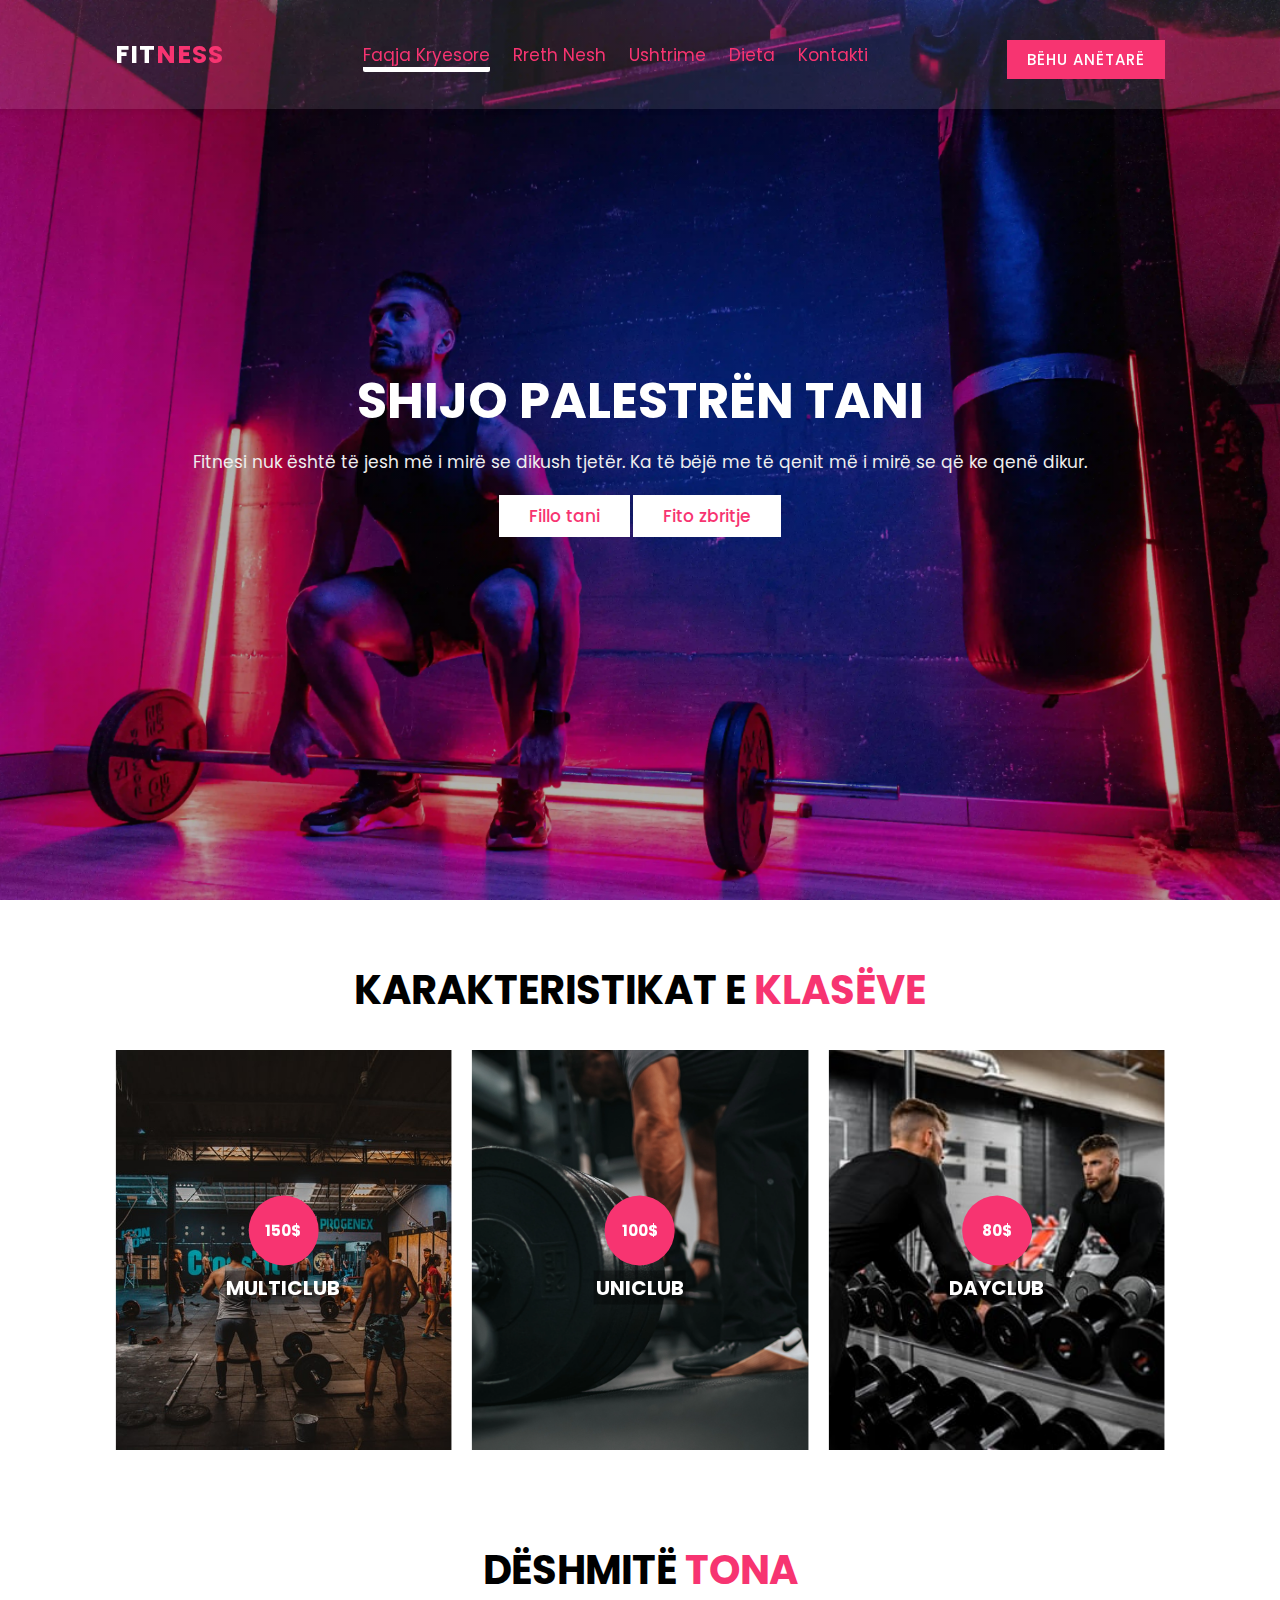
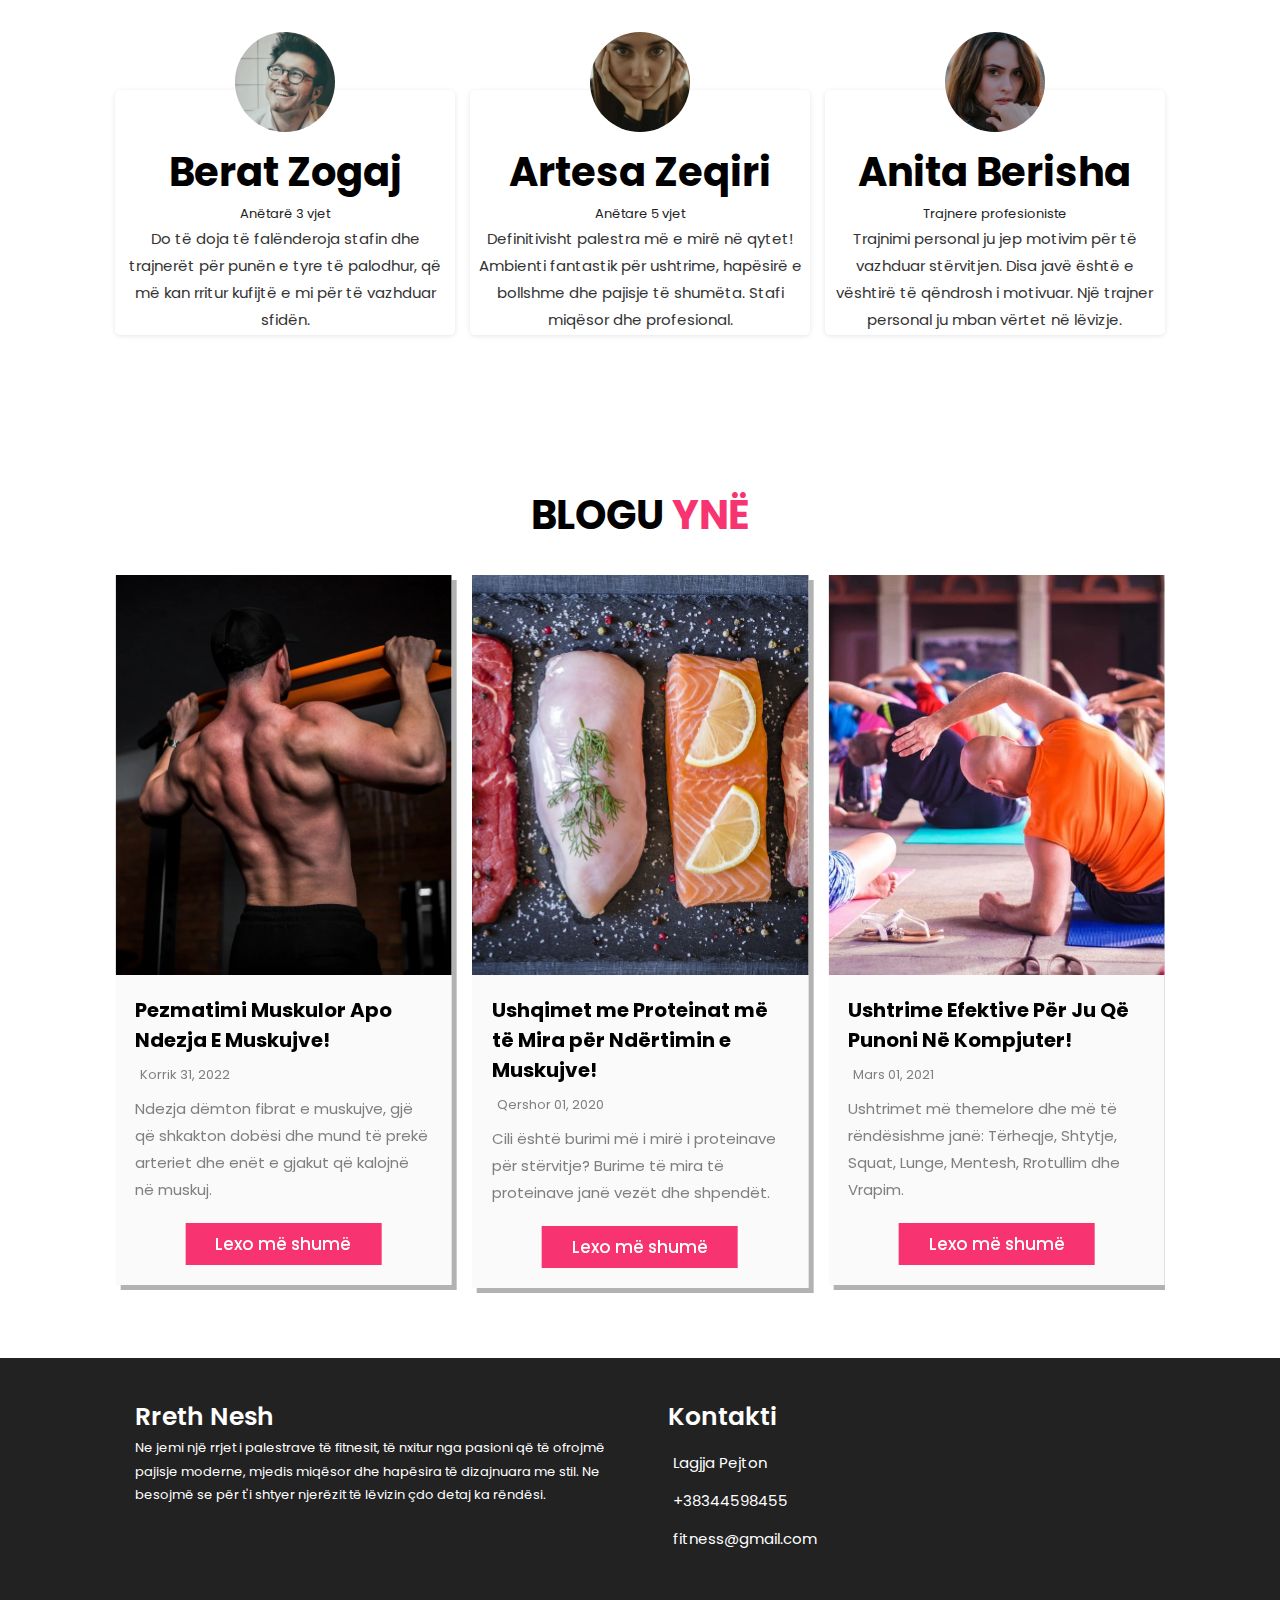
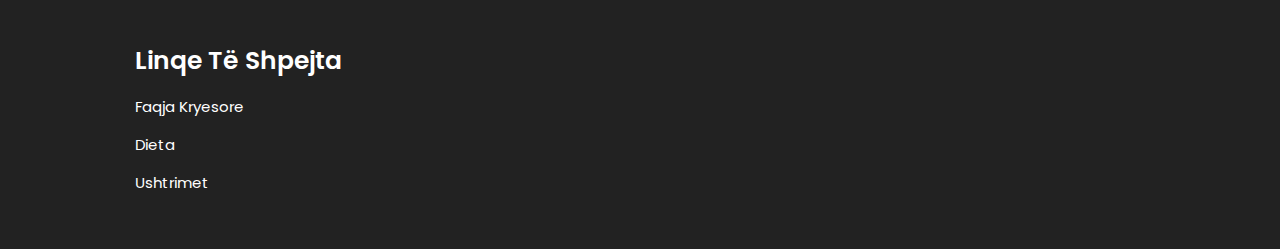
<file: index.html>
<!DOCTYPE html>
<html lang="en">
<head>
    <meta charset="UTF-8">
    <meta http-equiv="X-UA-Compatible" content="IE=edge">
    <meta name="viewport" content="width=device-width, initial-scale=1.0">

    <title>Fitness Website</title>

    <link rel="stylesheet" href="https://cdn.jsdelivr.net/npm/swiper@8/swiper-bundle.min.css"/>

    <link rel="stylesheet" href="./CSS/style.css">
    <link rel="stylesheet" href="https://use.fontawesome.com/releases/v5.15.4/css/all.css"
     integrity="sha384-DyZ88mC6Up2uqS4h/KRgHuoeGwBcD4Ng9SiP4dIRy0EXTlnuz47vAwmeGwVChigm" 
     crossorigin="anonymous"/>
</head>
<body>
   <header class="header"> 
    
<a href="#" class="logo">Fit<span>ness</span></a>

    <nav class="navbar">

        <a href="#" style="border-bottom: .5rem solid white; border-radius: .2rem;">Faqja Kryesore</a>
        <a href="#foot" onclick="contactScroll()" >Rreth Nesh</a>
        <a href="workOutSection.html">Ushtrime</a>
        <a href="dietSection.html" >Dieta</a>
        <a href="#foot" onclick="contactScroll()">Kontakti</a>
    </nav>

    <div class="icons">

        <a href="formValidation.html" class="btn" >Bëhu anëtarë</a>
        <div id="menu-btn" class="fas fa-bars"></div>
    </div>

   </header>

   <!-- -------------------home section starts ----------------------- -->
<section class="home">

    <div class="swiper home-slider">

        <div class="swiper-wrapper">

            <div  class="swiper-slide box" style = "background: linear-gradient(rgba(0,0,0,.3), rgba(0,0,0,.3)),
            url('images/b-1.webp');" >
              <div class="content">
                 <h3>Shijo palestrën tani</h3>
                 <p>Fitnesi nuk është të jesh më i mirë se dikush tjetër. Ka të bëjë me të qenit më i mirë se që ke qenë dikur.</p>
                    <div class="button">
                        <a href="#featureID" class="btn btn-1">Fillo tani</a>
                        <a href="#featureID" class="btn">Fito zbritje</a>
                    </div>
               </div>
            </div>


            <div  class="swiper-slide box" style = "background: linear-gradient(rgba(0,0,0,.3), rgba(0,0,0,.3)),
            url('images/b-5.webp');" >
              <div class="content">
                 <h3>Shëndeti është pasuri</h3>
                 <p>Dhimbja që ndjen sot do të jetë forca që ndjen nesër!</p>
                    <div class="button">
                        <a href="#featureID" class="btn btn-1">Fillo Tani</a>
                        <a href="#featureID" class="btn">Fito Zbritje</a>
                    </div>
               </div>
            </div>
        </div>
    </div>
</section>

   <!-- -------------------home section ends ----------------------- -->

   <!-- ------------------------feature sections starts----------------------------- -->

<section class="feature" id="featureID">

<h1 class="heading">karakteristikat e <span> klasëve</span></h1>

<div class="swiper feature-slider">
    <div class="swiper-wrapper">
        
      

        <div class="swiper-slide box">
            <div class="image">
                <img src="images/p-1.webp" alt="">
            </div>
            <div class="content">
                <div class="price"><h2>100$</h2></div>
                <h3>Uniclub</h3>
            </div>
        </div>

        <div class="swiper-slide box">
            <div class="image">
                <img src="images/pic-3.webp" alt="">
            </div>
            <div class="content">
                <div class="price"><h2>80$</h2></div>
                <h3>Dayclub</h3>
            </div>
        </div>

        <div class="swiper-slide box">
            <div class="image">
                <img src="images/p-3.webp" alt="">
            </div>
            <div class="content">
                <div class="price"><h2>60$</h2></div>
                <h3>Monthclub</h3>
            </div>
        </div>

        <div class="swiper-slide box">
            <div class="image">
                <img src="images/p-2.webp" alt="">
            </div>
            <div class="content">
                <div class="price"><h2>50$</h2></div>
                <h3>Timeclub</h3>
            </div>
        </div>

        <div class="swiper-slide box">
            <div class="image">
                <img src="images/Feature-classes.webp" alt="">
            </div>
            <div class="content">
                <div class="price"><h2>150$</h2></div>
                <h3>Multiclub</h3>
            </div>
        </div>

        
    </div>
</div>

</section>



   <!-- ------------------------feature sections ends----------------------------- -->

   

   <!-- -----------------------------------testimonial section starts here---------------------------->
<section class="testimonial">
    <h1 class="heading">Dëshmitë<span> tona</span></h1>
    
    <div class="box-contanier">
        <div class="box">
            <div class="image">
                <img src="images/t-2.webp" alt="">
            </div>
            <div class="name">
                <h1>Berat Zogaj</h1>
                <p>Anëtarë <span> 3 vjet</span></p>
            </div>
            <p>Do të doja të falënderoja stafin dhe trajnerët për punën e tyre të palodhur, 
                që më kan rritur kufijtë e mi për të vazhduar sfidën.</p>
        </div>

        <div class="box">
            <div class="image">
                <img src="images/t-3.webp" alt="">
            </div>
            <div class="name">
                <h1>Artesa Zeqiri </h1>
                <p>Anëtare<span> 5 vjet</span></p>
            </div>
            <p>Definitivisht palestra më e mirë në qytet! Ambienti fantastik për ushtrime, hapësirë e bollshme dhe pajisje të shumëta. 
                Stafi miqësor dhe profesional.</p>
        </div>

        <div class="box">
            <div class="image">
                <img src="images/t-4.webp" alt="">
            </div>
            <div class="name">
                <h1>Anita Berisha</h1>
                <p>Trajnere <span> profesioniste</span></p>
            </div>
            <p>Trajnimi personal ju jep motivim për të vazhduar stërvitjen. Disa javë është e vështirë të qëndrosh i motivuar.
                Një trajner personal ju mban vërtet në lëvizje.</p>
        </div>
    </div>
</section>


   <!-- -----------------------------------testimonial section ends here---------------------------->

   <!-------------------------------------blog section starts here---------------------------->
    <section class="blogs">

        <h1 class="heading">blogu <span> ynë</span></h1>

        <div class="swiper blogs-slider">
            <div class="swiper-wrapper">

                <div class="swiper-slide box">
                    <div class="image">
                        <img src="images/fish-chic.webp" alt="">

                    </div>
                    <div class="content">
                        <h3>Ushqimet me Proteinat më të Mira për Ndërtimin e Muskujve!</h3>
                        <span><i class="fad fa-calendar-alt"></i>Qershor 01, 2020</span>
                        <p>Cili është burimi më i mirë i proteinave për stërvitje?
                            Burime të mira të proteinave janë vezët dhe shpendët.</p>
                    </div>
                    <div class="button">
                    <a href="https://vegan.rocks/sq/blog/muscle-building-foods/" class="btn">Lexo më shumë</a>
                </div>
                </div>

                <div class="swiper-slide box">
                    <div class="image">
                        <img src="images/blog-2.webp" alt="">

                    </div>
                    <div class="content">
                        <h3>Ushtrime Efektive Për Ju Që Punoni Në Kompjuter!</h3>
                        <span><i class="fad fa-calendar-alt"></i>Mars 01, 2021</span>
                        <p>Ushtrimet më themelore dhe më të rëndësishme janë:
                         Tërheqje, Shtytje, Squat, Lunge, Mentesh, Rrotullim dhe Vrapim.</p>
                    </div>
                    <div class="button">
                    <a href="https://telegrafi.com/ushtrime-per-kurrizin-per-ju-qe-punoni-ne-kompjuter/" class="btn">Lexo më shumë</a>
                </div>
                </div>

                <div class="swiper-slide box">
                    <div class="image">
                        <img src="images/blog-4.webp" alt="">

                    </div>
                    <div class="content">
                        <h3>Sa Është e Nevojshme Zgjatja para Ushtrimeve!?</h3>
                        <span><i class="fad fa-calendar-alt"></i>December 01, 2022</span>
                        <p> Ngrohja rrit temperaturën e trupit, gjë që redukton mundësinë
                              për lëndime të muskujve, tendinave dhe ligamenteve po ashtu.</p>
                    </div>
                    <div class="button">
                    <a href="https://www.homeology.live/ks/rri-ne-forme/kur-duhet-te-beni-zgjatje-muskujsh/" class="btn">Lexo më shumë</a>
                </div>
                </div>

                <div class="swiper-slide box">
                    <div class="image">
                        <img src="images/nd.webp" alt="">

                    </div>
                    <div class="content">
                        <h3>Pezmatimi Muskulor Apo Ndezja E Muskujve!</h3>
                        <span><i class="fad fa-calendar-alt"></i>Korrik 31, 2022</span>
                        <p>Ndezja dëmton fibrat e muskujve, gjë që shkakton dobësi dhe mund
                             të prekë arteriet dhe enët e gjakut që kalojnë në muskuj.</p>
                    </div>
                    <div class="button">
                    <a href="http://www.tollomed.com/Home/FullArticle/355" class="btn">Lexo më shumë</a>
                </div>
                </div>


            </div>
        </div>
    </section>
   <!-------------------------------------blog section ends here---------------------------->

   <!-------------------------------------footer section starts here---------------------------->

<section class="footer" id="foot">
    <div class="box-container">
        <div class="box">
            <h1>Rreth Nesh</h1>
            <div class="text">
                <p>Ne jemi një rrjet i palestrave të fitnesit, 
                    të nxitur nga pasioni që të ofrojmë pajisje moderne, 
                    mjedis miqësor dhe hapësira të dizajnuara me stil.
                     Ne besojmë se për t'i shtyer njerëzit të lëvizin
                      çdo detaj ka rëndësi.</p>
            </div>
            <div class="icon">
               <a href="https://www.facebook.com/"><i class="fab fa-facebook-f"></i></a>
               <a href="https://www.twitter.com/"><i class="fab fa-twitter"></i></a>
               <a href="https://www.linkedin.com/"><i class="fab fa-linkedin-in"></i></a>
               <a href="https://www.instagram.com/"><i class="fab fa-instagram"></i></a>
            </div>
        </div>

        <div class="box">
            <h1>Kontakti</h1>
            <div class="icons">
                <a href="#foot"><i class="fas fa-map-marker-alt"></i>Lagjja Pejton </a>
                <a href="#foot"><i class="fas fa-phone-alt"></i>+38344598455</a>
                <a href="#foot"><i class="fas fa-envelope"></i>fitness@gmail.com</a>
            </div>
        </div>

        <div class="box">
            <h1>Linqe Të Shpejta</h1>
            <div class="icons">
                <a href="#">Faqja Kryesore</a>
                <a href="dietSection.html">Dieta</a>
                <a href="workOutSection.html">Ushtrimet</a>
            </div>
        </div>
    </div>
</section>


   <!-------------------------------------footer section ends here---------------------------->


<!-- cutsom swiper script -->
<script src="https://cdn.jsdelivr.net/npm/swiper@8/swiper-bundle.min.js"></script>
<!-- custom js link -->
    <script src="./JS/script.js"></script>
</body>
</html>
</file>
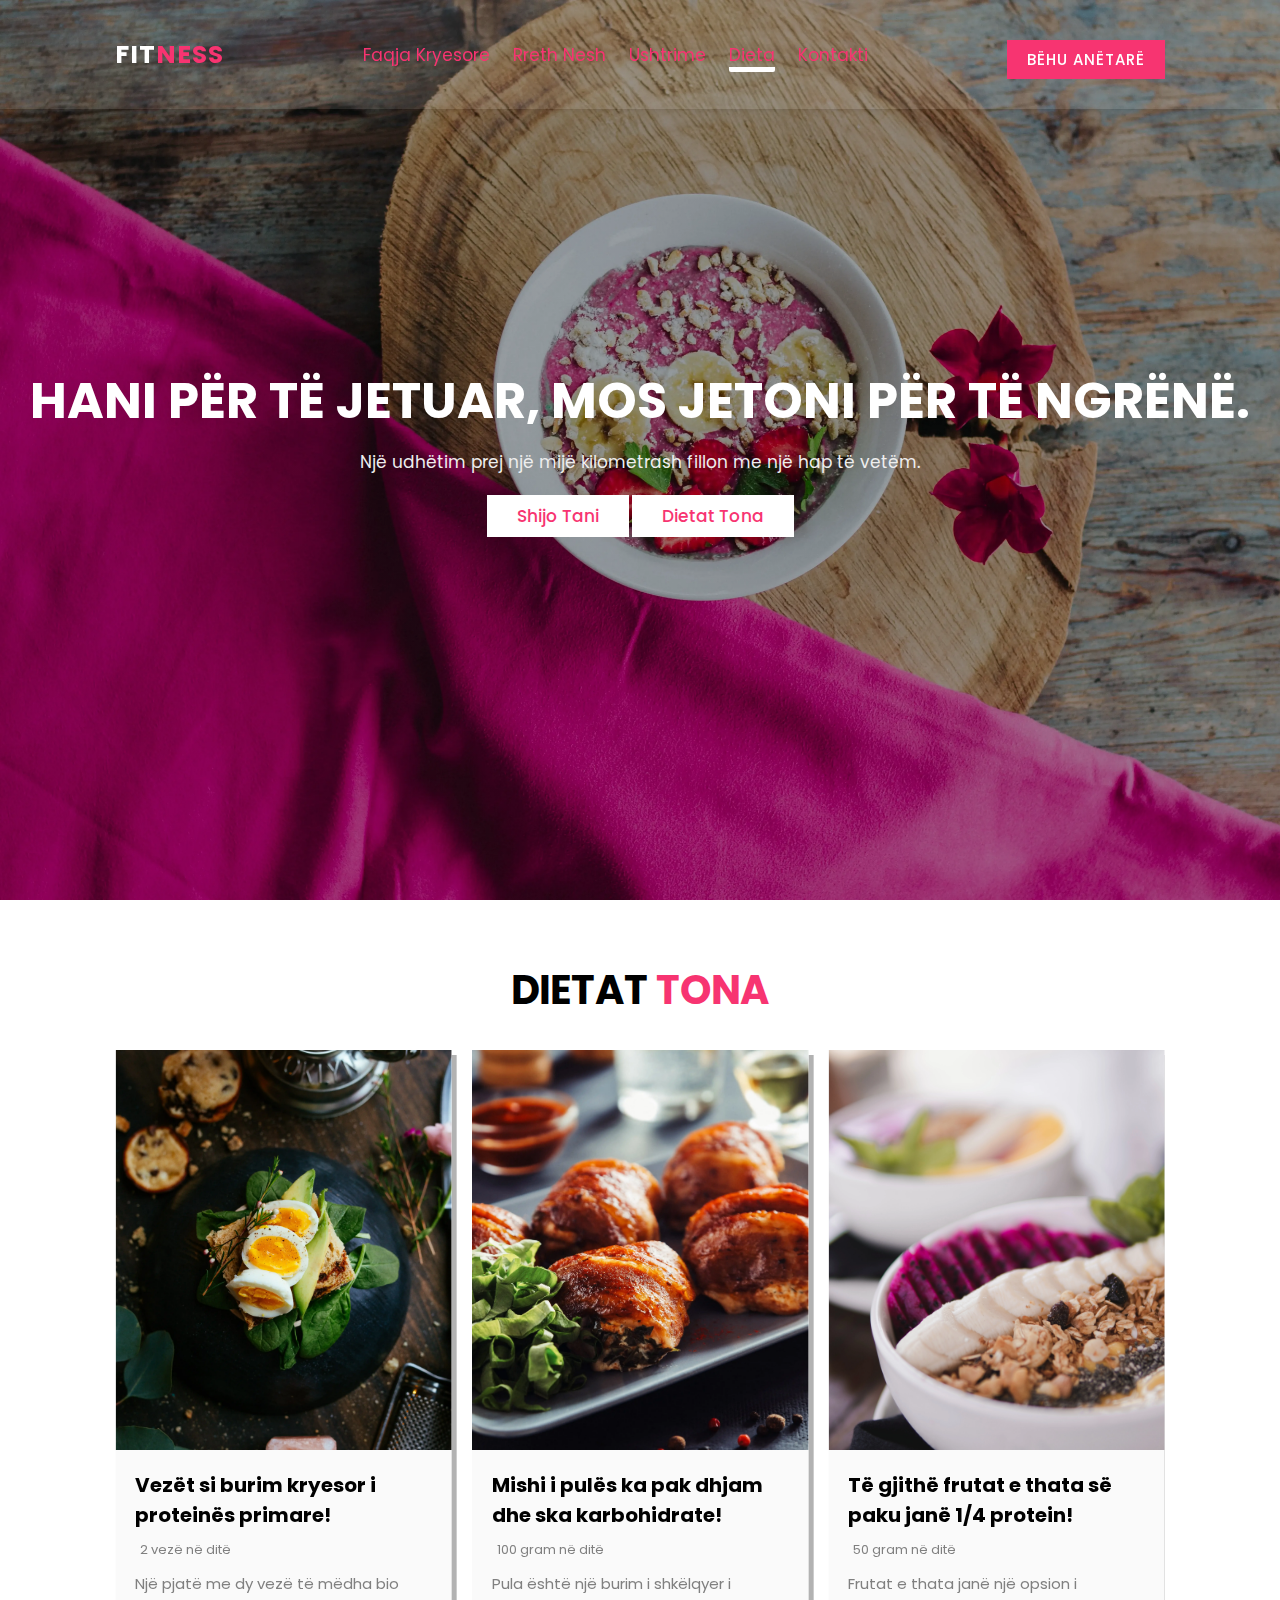
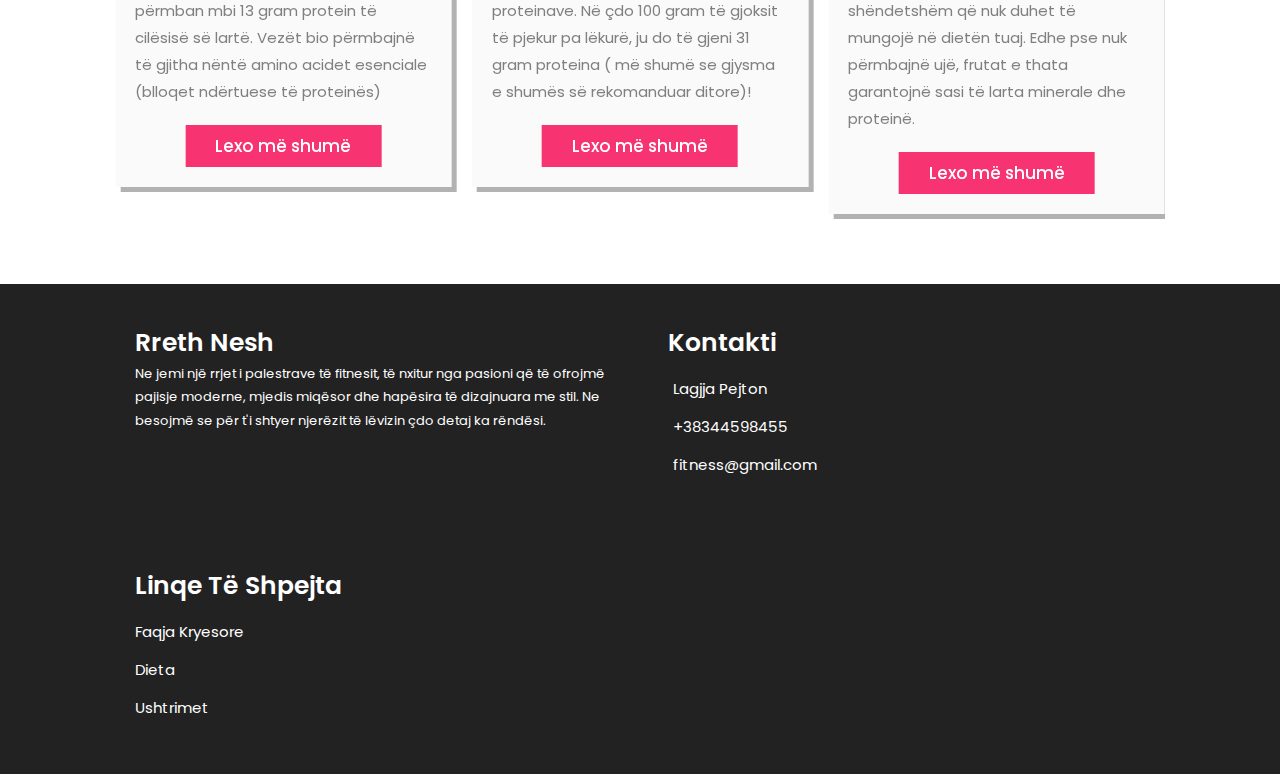
<file: dietSection.html>
<!DOCTYPE html>
<html lang="en">
<head>
    <meta charset="UTF-8">
    <meta http-equiv="X-UA-Compatible" content="IE=edge">
    <meta name="viewport" content="width=device-width, initial-scale=1.0">
    <title>diet section</title>


    <link rel="stylesheet" href="https://cdn.jsdelivr.net/npm/swiper@8/swiper-bundle.min.css"/>

    <link rel="stylesheet" href="CSS/style.css">
    <link rel="stylesheet" href="https://use.fontawesome.com/releases/v5.15.4/css/all.css"
     integrity="sha384-DyZ88mC6Up2uqS4h/KRgHuoeGwBcD4Ng9SiP4dIRy0EXTlnuz47vAwmeGwVChigm" 
     crossorigin="anonymous"/>
</head>
<body>
   <header class="header">
    
<a href="#" class="logo">Fit<span>ness</span></a>

    <nav class="navbar">

        <a href="index.html">Faqja Kryesore</a>
        <a href=#foot onclick="contactScroll()">Rreth Nesh</a>
        <a href="workOutSection.html">Ushtrime</a>
        <a href="dietSection.html" style="border-bottom: .5rem solid white; border-radius: .2rem;">Dieta</a>
        <a href=#foot onclick="contactScroll()">Kontakti</a>
    </nav>

    <div class="icons">

        <a href="formValidation.html" class="btn" >Bëhu anëtarë</a>
        <div id="menu-btn" class="fas fa-bars"></div>
    </div>

   </header>

   <!-- -------------------home0 section starts ----------------------- -->
<section class="home">

    <div class="swiper home-slider">

        <div class="swiper-wrapper">

            <div  class="swiper-slide box" style = "background: linear-gradient(rgba(0,0,0,.3), rgba(0,0,0,.3)),
            url('images/di-1.webp');" >
              <div class="content">
                 <h3>Hani për të jetuar, mos jetoni për të ngrënë.</h3>
                 <p>Një udhëtim prej një mijë kilometrash fillon me një hap të vetëm.</p>
                    <div class="button">
                        <a href="#di" class="btn btn-1">Shijo Tani</a>
                        <a href="#di" class="btn">Dietat Tona</a>
                    </div>
               </div>
            </div>


            <div  class="swiper-slide box" style = "background: linear-gradient(rgba(0,0,0,.3), rgba(0,0,0,.3)),
            url('images/di-2.webp');" >
              <div class="content">
                 <h3>Shëndeti është pasqyra e ushqimit që hamë  </h3>
                 <p>Qëllimet tuaja, minus dyshimet tuaja, janë të barabarta me realitetin tuaj.</p>
                    <div class="button">
                        <a href="#di" class="btn btn-1">Shijo Tani</a>
                        <a href="#di" class="btn">Dietat Tona</a>
                    </div>
               </div>
            </div>
        </div>
    </div>
</section>

   <!-- -------------------home0 section ends ----------------------- -->

   <!-- -------------------home section starts ----------------------- -->

 <body>
    <section id="di" class="blogs">

        <h1 class="heading">dietat <span> tona</span></h1>

        <div class="swiper blogs-slider">
            <div class="swiper-wrapper">

                

                <div class="swiper-slide box">
                    <div class="image">
                        <img src="images/ch-1.webp" alt="">

                    </div>
                    <div class="content">
                        <h3>Mishi i pulës ka pak dhjam dhe ska karbohidrate!</h3>
                        <span><i class="fad fa-calendar-alt"></i>100 gram në ditë</span>
                        <p>Pula është një burim i shkëlqyer i proteinave.
                             Në çdo 100 gram të gjoksit të pjekur pa lëkurë, ju do të gjeni 31 gram proteina
                             ( më shumë se gjysma e shumës së rekomanduar ditore)! </p>
                    </div>
                    <div class="button">
                    <a href="https://www.probleme.me/nutricione/mish-peshk/perfitimet-e-shendetshme-te-pules/" class="btn">Lexo më shumë</a>
                </div>
                </div>

                <div class="swiper-slide box">
                    <div class="image">
                        <img src="images/nu-1.webp" alt="">

                    </div>
                    <div class="content">
                        <h3>Të gjithë frutat e thata së paku janë 1/4 protein!</h3>
                        <span><i class="fad fa-calendar-alt"></i>50 gram në ditë</span>
                        <p> Frutat e thata janë një opsion i shëndetshëm që nuk duhet të mungojë në dietën tuaj. 
                            Edhe pse nuk përmbajnë ujë, frutat e thata garantojnë sasi të larta minerale
                             dhe proteinë.</p>
                    </div>
                    <div class="button">
                    <a href="https://www.probleme.me/nutricione/fruta/perfitimet-shendetesore-nga-konsumimi-i-frutave-te-thata/" class="btn">Lexo më shumë</a>
                </div>
                </div>

                <div class="swiper-slide box">
                    <div class="image">
                        <img src="images/q-1.webp" alt="">

                    </div>
                    <div class="content">
                        <h3>Qumështi si gjëja e parë që kemi shijuar!</h3>
                        <span><i class="fad fa-calendar-alt"></i>100ml në ditë</span>
                        <p>Qumështi i lopës është një burim i mirë i proteinave dhe kalciumit, si dhe ushqyesve përfshirë vitaminën B12 dhe jod.
                             Ai gjithashtu përmban magnez(me rëndësi për eshtrat).</p>
                    </div>
                    <div class="button">
                    <a href="https://kallxo.com/lajm/sa-eshte-i-shendetshem-qumeshti-i-lopes/" class="btn">Lexo më shumë</a>
                </div>
                </div>

                <div class="swiper-slide box">
                    <div class="image">
                        <img src="images/v-1.webp" alt="">

                    </div>
                    <div class="content">
                        <h3>Vezët si burim kryesor i proteinës primare!</h3>
                        <span><i class="fad fa-calendar-alt"></i>2 vezë në ditë</span>
                        <p>Një pjatë me dy vezë të mëdha bio përmban mbi 13 gram protein të cilësisë së lartë. Vezët bio përmbajnë të gjitha
                         nëntë amino acidet esenciale (blloqet ndërtuese të proteinës)</p>
                    </div>
                    <div class="button">
                    <a href="https://telegrafi.com/pse-vezet-bio-jane-ushqim-domosdoshem-nese-ushtroni-fitnes/" class="btn">Lexo më shumë</a>
                </div>
                </div>
                
            </div>
        </div>
    </section> 
    
    
     <!-------------------------------------footer section starts here---------------------------->

      <section class="footer" id="foot">
     <div class="box-container">
        <div class="box">
            <h1>Rreth Nesh</h1>
            <div class="text">
                <p>Ne jemi një rrjet i palestrave të fitnesit, 
                    të nxitur nga pasioni që të ofrojmë pajisje moderne, 
                    mjedis miqësor dhe hapësira të dizajnuara me stil.
                     Ne besojmë se për t'i shtyer njerëzit të lëvizin
                      çdo detaj ka rëndësi.</p>
            </div>
            <div class="icon">
               <a href="https://www.facebook.com/"><i class="fab fa-facebook-f"></i></a>
               <a href="https://www.twitter.com/"><i class="fab fa-twitter"></i></a>
               <a href="https://www.linkedin.com/"><i class="fab fa-linkedin-in"></i></a>
               <a href="https://www.instagram.com/"><i class="fab fa-instagram"></i></a>
            </div>
        </div>

        <div class="box">
            <h1>Kontakti</h1>
            <div class="icons">
                <a href="#foot"><i class="fas fa-map-marker-alt"></i>Lagjja Pejton </a>
                <a href="#foot"><i class="fas fa-phone-alt"></i>+38344598455</a>
                <a href="#foot"><i class="fas fa-envelope"></i>fitness@gmail.com</a>
            </div>
        </div>

        <div class="box">
            <h1>Linqe Të Shpejta</h1>
            <div class="icons">
                <a href="index.html">Faqja Kryesore</a>
                <a href="#">Dieta</a>
                <a href="workOutSection.html">Ushtrimet</a>
            </div>
        </div>
     </div>
     </section>


      <!-------------------------------------footer section ends here---------------------------->


     <!-- cutsom swiper script -->
     <script src="https://cdn.jsdelivr.net/npm/swiper@8/swiper-bundle.min.js"></script>
      <!-- custom js link -->
     <script src="./JS/script.js"></script>
      </body>
       </html>
</file>
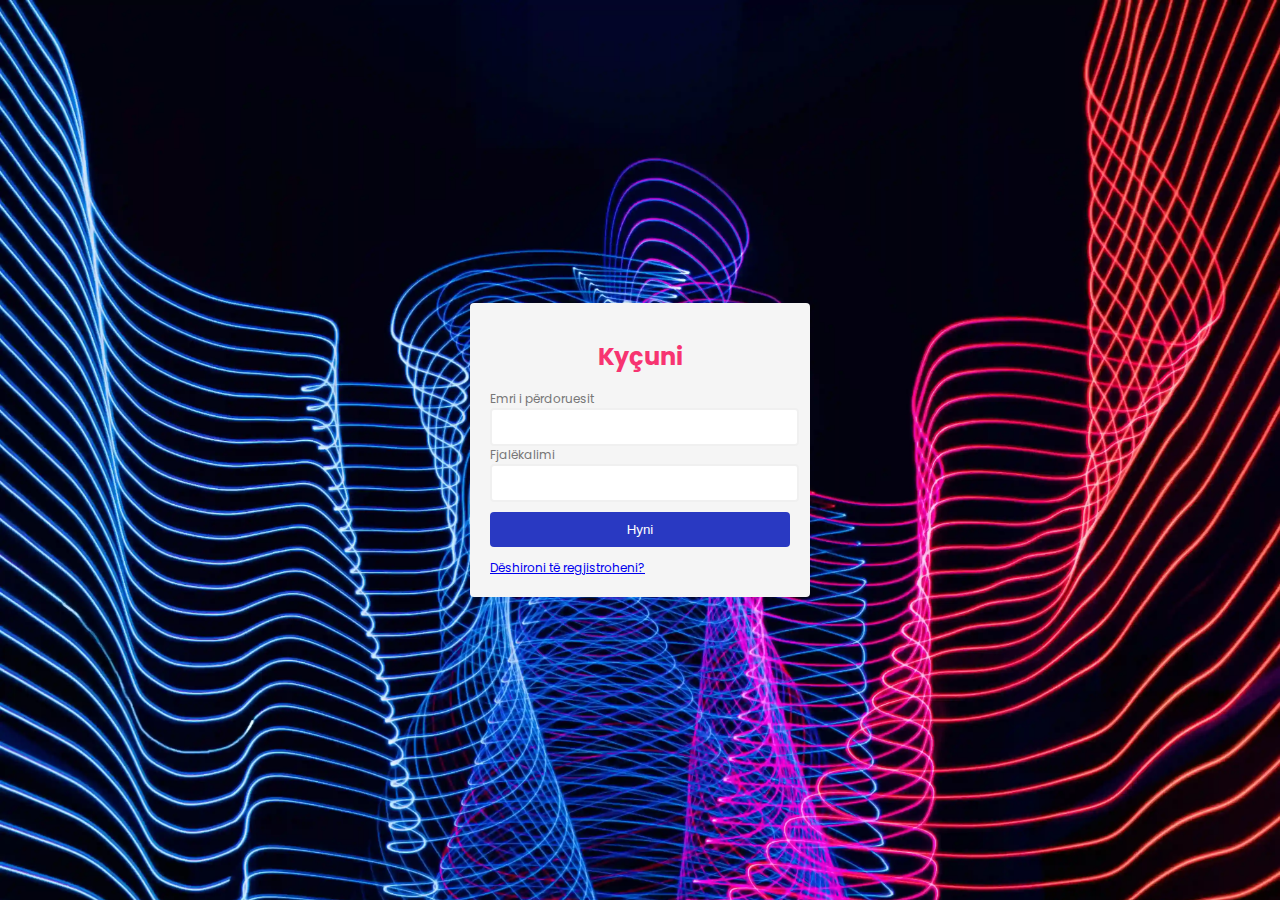
<file: formValidationL.html>
<!DOCTYPE html>
<html lang="en">
<head>
    <meta charset="UTF-8">
    <meta http-equiv="X-UA-Compatible" content="IE=edge">
    <meta name="viewport" content="width=device-width, initial-scale=1.0">
    <link rel="preconnect" href="https://fonts.googleapis.com">
    <link rel="preconnect" href="https://fonts.gstatic.com" crossorigin>
    <link href="https://fonts.googleapis.com/css2?family=Poppins:wght@400;700&display=swap" rel="stylesheet">
    <link rel="stylesheet" href="./CSS/formValidationL.css">
    <title>Form Validation</title>

</head>
<body>
    <div class="container"> 
        <form id="form" action="/">
            <h1>Kyçuni</h1>
            <div class="input-control">
                <label for="username" id="ep">Emri i përdoruesit</label>
                <input id="username" name="username" type="text">
                <div class="error"></div>
            </div>
            <div class="input-control">
                <label for="password" id="f">Fjalëkalimi</label>
                <input type="password" name="password" id="password">
                <div class="error"></div>
            <button type="submit" id="signUpButton">Hyni</button>
        </div>
            <p></p>
            <a href="formValidation.html">Dëshironi të regjistroheni?</a>
        </form>

    </div>
    <script src="./JS/formValidationL.js"></script>
</body>
</html>
</file>
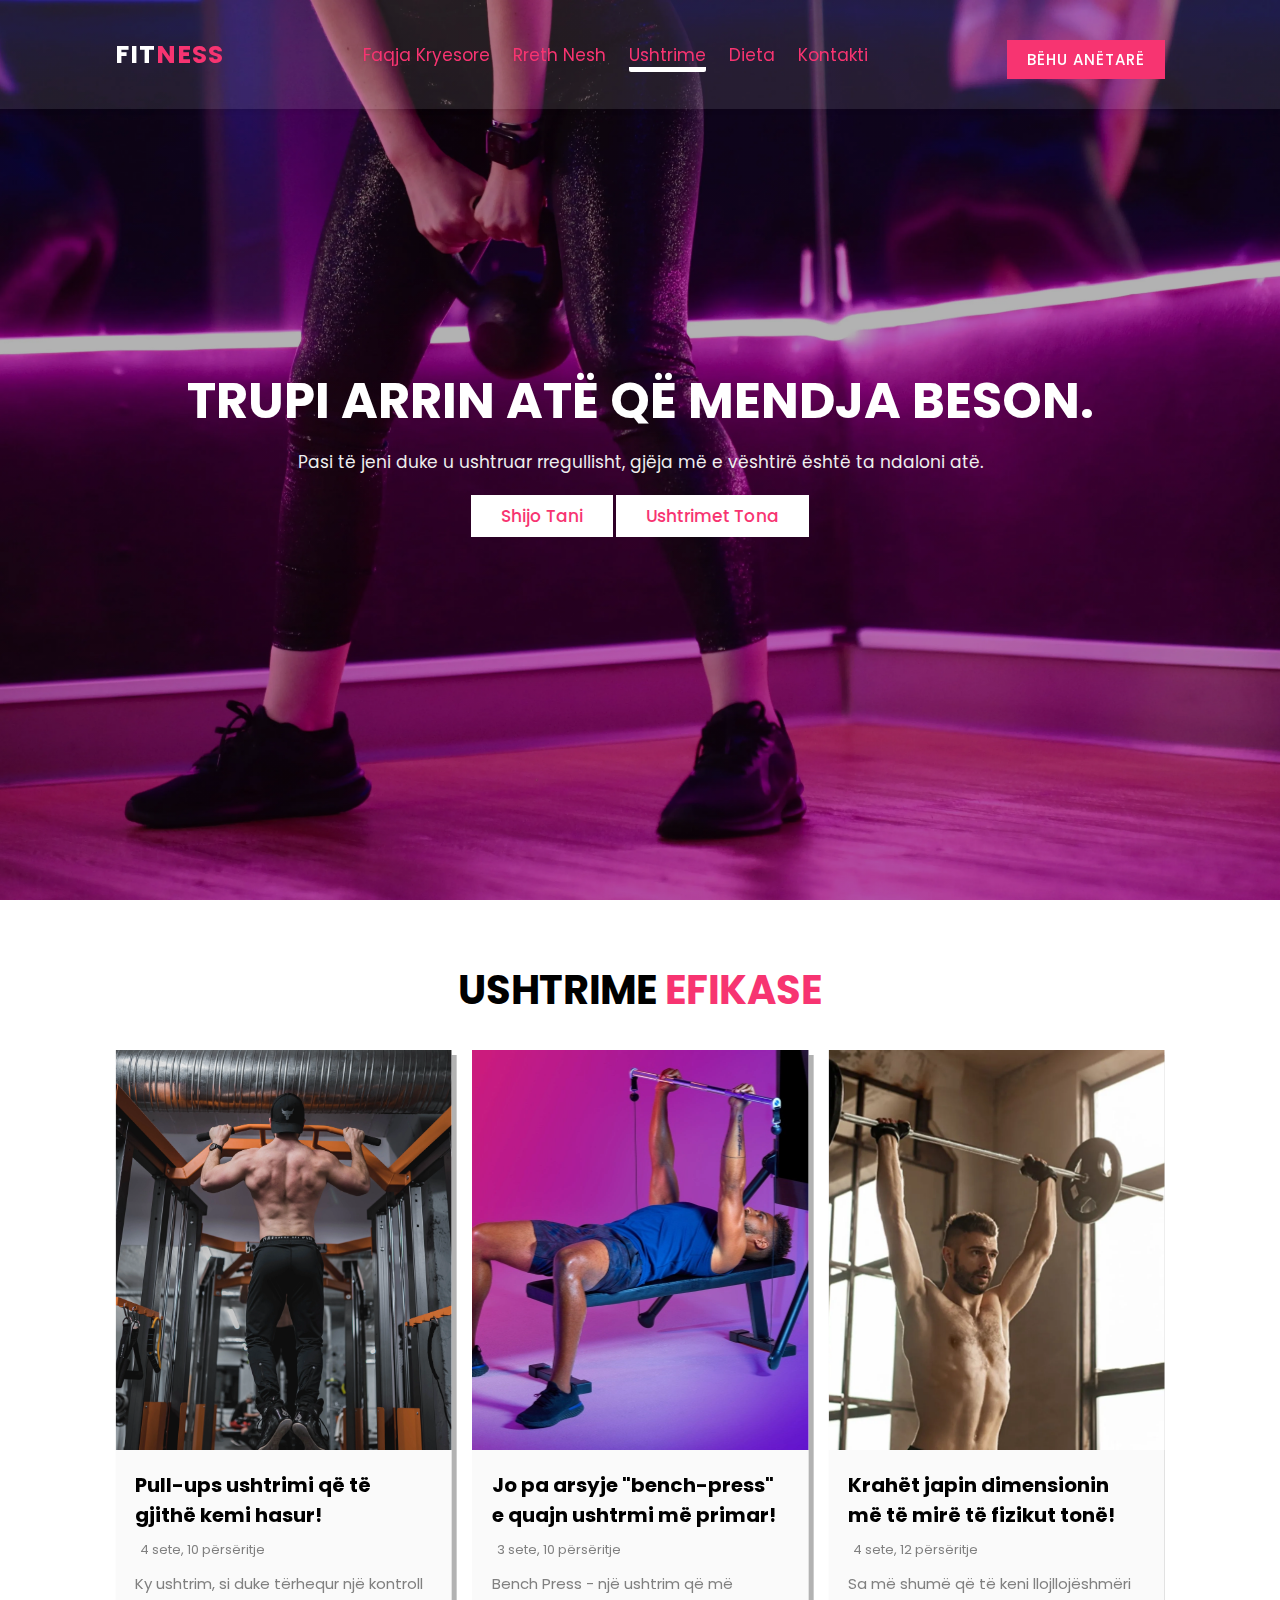
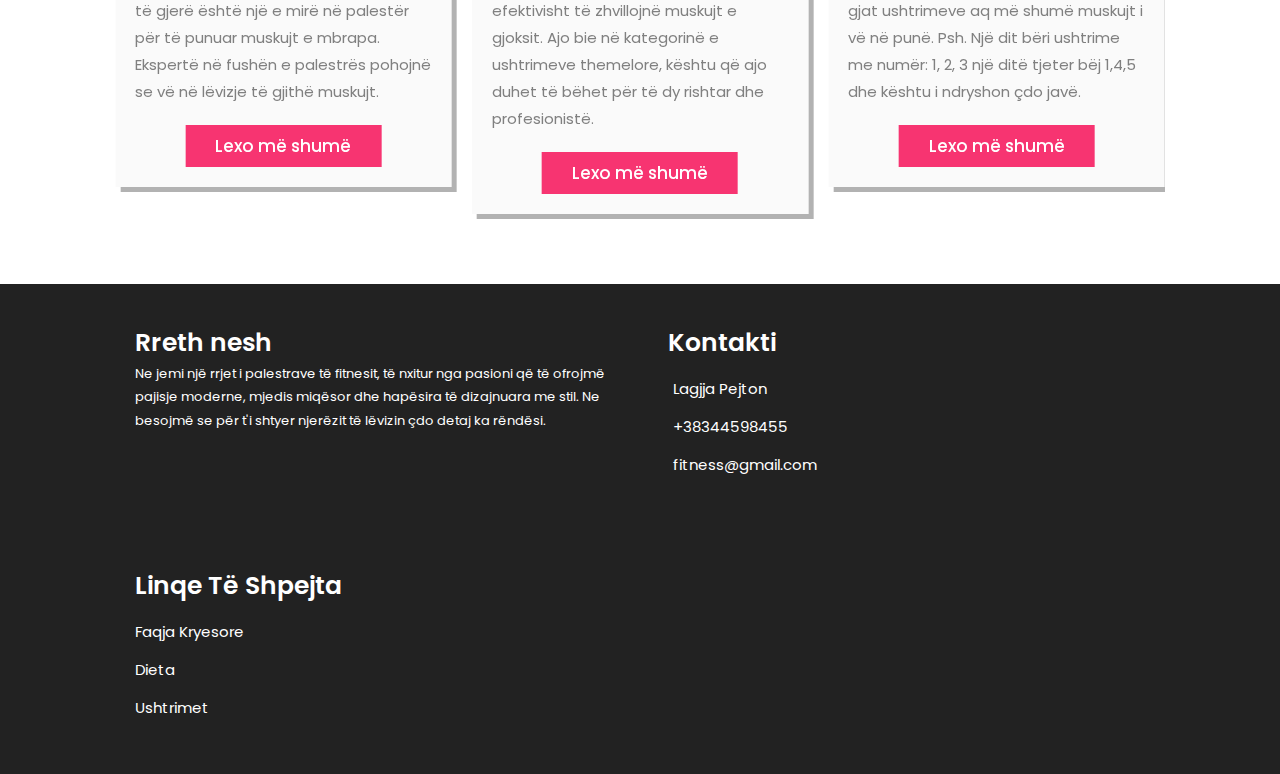
<file: workOutSection.html>
<!DOCTYPE html>
<html lang="en">
<head>
    <meta charset="UTF-8">
    <meta http-equiv="X-UA-Compatible" content="IE=edge">
    <meta name="viewport" content="width=device-width, initial-scale=1.0">
    <title>workout section</title>


    <link rel="stylesheet" href="https://cdn.jsdelivr.net/npm/swiper@8/swiper-bundle.min.css"/>

    <link rel="stylesheet" href="CSS/style.css">
    <link rel="stylesheet" href="https://use.fontawesome.com/releases/v5.15.4/css/all.css"
     integrity="sha384-DyZ88mC6Up2uqS4h/KRgHuoeGwBcD4Ng9SiP4dIRy0EXTlnuz47vAwmeGwVChigm" 
     crossorigin="anonymous"/>
</head>
<body>
   <header class="header">
    
<a href="#" class="logo">Fit<span>ness</span></a>

    <nav class="navbar">

        <a href="index.html">Faqja Kryesore</a>
        <a href=#foot onclick="contactScroll()">Rreth Nesh</a>
        <a href="workOutSection.html" style="border-bottom: .5rem solid white; border-radius: .2rem;">Ushtrime</a>
        <a href="dietSection.html">Dieta</a>
        <a href=#foot onclick="contactScroll()">Kontakti</a>
    </nav>

    <div class="icons">

        <a href="formValidation.html" class="btn" >Bëhu anëtarë</a>
        <div id="menu-btn" class="fas fa-bars"></div>
    </div>

   </header>

   <!-- -------------------home0 section starts ----------------------- -->
<section class="home">

    <div class="swiper home-slider">

        <div class="swiper-wrapper">

            <div  class="swiper-slide box" style = "background: linear-gradient(rgba(0,0,0,.3), rgba(0,0,0,.3)),
            url('images/wo-1.webp');" >
              <div class="content">
                 <h3>Trupi arrin atë që mendja beson.</h3>
                 <p>Pasi të jeni duke u ushtruar rregullisht, gjëja më e vështirë është ta ndaloni atë.</p>
                    <div class="button">
                        <a href="#blo" class="btn btn-1">Shijo Tani</a>
                        <a href="#blo" class="btn">Ushtrimet Tona</a>
                    </div>
               </div>
            </div>


            <div  class="swiper-slide box" style = "background: linear-gradient(rgba(0,0,0,.3), rgba(0,0,0,.3)),
            url('images/b-4.webp');" >
              <div class="content">
                 <h3>Përpiquni më fort se dje për një të nesërme ndryshe.</h3>
                 <p>Nëse nuk gjeni kohë për stërvitje, ndoshta do t'ju duhet të gjeni kohë për sëmundje.</p>
                    <div class="button">
                        <a href="#blo" class="btn btn-1">Shijo Tani</a>
                        <a href="#blo" class="btn">Ushtrimet Tona</a>
                    </div>
               </div>
            </div>
        </div>
    </div>
</section>

   <!-- -------------------home0 section ends ----------------------- -->

   <!-- -------------------home section starts ----------------------- -->

   <body>
    <section id="blo" class="blogs">

        <h1 class="heading">ushtrime <span> efikase</span></h1>

        <div class="swiper blogs-slider">
            <div class="swiper-wrapper">


                <div class="swiper-slide box">
                    <div class="image">
                        <img src="images/bp-1.webp" alt="">

                    </div>
                    <div class="content">
                        <h3>Jo pa arsyje "bench-press" e quajn ushtrmi më primar!</h3>
                        <span><i class="fad fa-calendar-alt"></i>3 sete, 10 përsëritje</span>
                        <p>Bench Press - një ushtrim që më efektivisht të zhvillojnë muskujt e gjoksit.
                            Ajo bie në kategorinë e ushtrimeve themelore, kështu që ajo duhet të bëhet
                             për të dy rishtar dhe profesionistë.</p>
                    </div>
                    <div class="button">
                    <a href="https://sq.birmiss.com/bench-press-ushtrimi-me-i-mire-per-gjoks/" class="btn">Lexo më shumë</a>
                </div>
                </div>

                <div class="swiper-slide box">
                    <div class="image">
                        <img src="images/sh-1.webp" alt="">

                    </div>
                    <div class="content">
                        <h3>Krahët japin dimensionin më të mirë të fizikut tonë!</h3>
                        <span><i class="fad fa-calendar-alt"></i>4 sete, 12 përsëritje</span>
                        <p>Sa më shumë që të keni llojllojëshmëri gjat ushtrimeve aq më shumë muskujt i vë në punë. 
                            Psh. Një dit bëri ushtrime me numër: 1, 2, 3 një ditë tjeter bëj 1,4,5 dhe kështu i ndryshon çdo javë.</p>
                    </div>
                    <div class="button">
                    <a href="https://www.ushtro.com/krah" class="btn">Lexo më shumë</a>
                </div>
                </div>

                <div class="swiper-slide box">
                    <div class="image">
                        <img src="images/le-1.webp" alt="">

                    </div>
                    <div class="content">
                        <h3>Ushtrojë këmbët, mos lejo të thonë se ke "chicken legs"!</h3>
                        <span><i class="fad fa-calendar-alt"></i>3 sete, 8 përsëritje</span>
                        <p>Stërvitja e vërtetë e këmbëve është mjaftë rraskapitëse.Ushtrimi i këmbëve do të kërkojë punë të gjatë dhe të zellshme.
                             Koha dhe intensiteti do të varen nga karakteristikat e trupit tuaj.</p>
                    </div>
                    <div class="button">
                    <a href="https://dynamotickets.ru/sq/osnovnye-uprazhneniya-na-nogi-v-trenazhernom-zale-programma-dlya-nog.html" class="btn">Lexo më shumë</a>
                </div>
                </div>
                
                
                <div class="swiper-slide box">
                    <div class="image">
                        <img src="images/pu-1.webp" alt="">

                    </div>
                    <div class="content">
                        <h3>Pull-ups ushtrimi që të gjithë kemi hasur!</h3>
                        <span><i class="fad fa-calendar-alt"></i>4 sete, 10 përsëritje</span>
                        <p>Ky ushtrim, si duke tërhequr një kontroll të gjerë është një e mirë në palestër për të punuar muskujt e mbrapa.
                             Ekspertë në fushën e palestrës pohojnë se vë në lëvizje të gjithë muskujt.</p>
                    </div>
                    <div class="button">
                    <a href="https://sq.atomiyme.com/wide-rrokje-pull-up-ushtrimi-me-i-mire-per-shpinen-tuaj/" class="btn">Lexo më shumë</a>
                </div>
                </div>

            </div>
        </div>
    </section> 



   <!-------------------------------------footer section starts here---------------------------->

<section class="footer" id="foot">
    <div class="box-container">
        <div class="box">
            <h1>Rreth nesh</h1>
            <div class="text">
                <p>Ne jemi një rrjet i palestrave të fitnesit, 
                    të nxitur nga pasioni që të ofrojmë pajisje moderne, 
                    mjedis miqësor dhe hapësira të dizajnuara me stil.
                     Ne besojmë se për t'i shtyer njerëzit të lëvizin
                      çdo detaj ka rëndësi.</p>
            </div>
            <div class="icon">
               <a href="https://www.facebook.com/"><i class="fab fa-facebook-f"></i></a>
               <a href="https://www.twitter.com/"><i class="fab fa-twitter"></i></a>
               <a href="https://www.linkedin.com/"><i class="fab fa-linkedin-in"></i></a>
               <a href="https://www.instagram.com/"><i class="fab fa-instagram"></i></a>
            </div>
        </div>

        <div class="box">
            <h1>Kontakti</h1>
            <div class="icons">
                <a href="#foot"><i class="fas fa-map-marker-alt"></i>Lagjja Pejton </a>
                <a href="#foot"><i class="fas fa-phone-alt"></i>+38344598455</a>
                <a href="#foot"><i class="fas fa-envelope"></i>fitness@gmail.com</a>
            </div>
        </div>

        <div class="box">
            <h1>Linqe Të Shpejta</h1>
            <div class="icons">
                <a href="index.html">Faqja Kryesore</a>
                <a href="dietSection.html">Dieta</a>
                <a href="#">Ushtrimet</a>
            </div>
        </div>
    </div>
</section>


   <!-------------------------------------footer section ends here---------------------------->


<!-- cutsom swiper script -->
<script src="https://cdn.jsdelivr.net/npm/swiper@8/swiper-bundle.min.js"></script>
<!-- custom js link -->
    <script src="./JS/script.js"></script>
</body>
</html>
</file>
<file: CSS/style.css>
@import url('https://fonts.googleapis.com/css2?family=Poppins:wght@200;300;500;600;700&display=swap');
@import url('https://fonts.googleapis.com/css2?family=Open+Sans:wght@600&display=swap');

:root{
    --main-color: #f73471;
    --black: #0000;
    --light-color: #868e96;
    --success-color:#0073ff;
    --error-color: #ff1900;


}

*{
    font-family: 'Poppins', sans-serif;
    margin: 0;
    padding: 0;
    box-sizing: border-box;
    text-decoration: none;
    border: none;
    outline: none;
    transition: all .2s linear;
}
::selection{
    background: var(--main-color);
    color: #fff;
}

html{
    font-size: 62.5%;
    scroll-behavior: smooth;
    overflow-x: hidden;
    scroll-padding-top: 7rem;

}
html::-webkit-scrollbar{
    width: 1rem;
}

html::-webkit-scrollbar-track{
    background: #fafafa;
}


html::-webkit-scrollbar-thumb{
    background: var(--main-color);
    border-radius: 5rem;

}

section{
    padding: 2rem 9%;
}

.heading{
    font-size:4rem;
    text-align:center;
    padding-top: 4rem;
    padding-bottom: 2rem;
    color: black;
    text-transform: uppercase;
}
.heading span{
    text-transform: uppercase;
    color:var(--main-color);
}


.btn{
    margin-top: 1rem;
    display: inline-block;
    padding: .8rem 3rem;
    background: #fff;
    font-weight: 500;
    cursor: pointer;
    color: var(--main-color);
    font-size: 1.7rem;
}
.btn:hover{
    background: var(--main-color);
    color: #fff;
    letter-spacing: .1rem;

}

/* ---------------------header section fillon ----------------*/
.header{
    position: fixed;
    top: 0;
    left: 0;
    right: 0;
    padding:3rem 9%;
    display: flex;
    align-items: center;
    justify-content: space-between;
    background: rgba(255,255,255,.1) ;
    box-shadow:0rem .1rem .5rem rgba(0,0,0,.1);
    z-index: 1000;
}

.header .logo{
    font-size: 2.5rem;
    color: white;
    font-weight: bold;
    text-transform: uppercase;
    letter-spacing: .1rem;
}

.header .logo span{
    color: var(--main-color);
    text-transform: uppercase;

}

.header .navbar a{
    font-size: 1.7rem;
    color: var(--main-color);
    margin: 0 1rem;
}

.header .navbar a:hover{
    color: var(--main-color);
    border-bottom: .5rem solid white;
}

.header .icons div{
    font-size: 2.5rem;
    color:#fff;
    padding: .5rem;
    cursor: pointer;
    margin-left: 1rem;
    
}

.header .icons div:hover{
    transform: rotate(180deg);
    color: var(--main-color);
}


.header .icons a{
    font-size: 1.5rem;
    letter-spacing: .1rem;
    color: white;
    background: var(--main-color);
    font-weight: 500;
    text-transform: uppercase;
    padding: .8rem 2rem;
    border: none;
}

.header .icons a:hover{
color: var(--main-color);
background: white;

}
#menu-btn{
    display: none;
}

.header.active{
    padding: 2rem 9%;
    background: black;
}

/*---------------------header section perfundon ---------------- */

/* ------------------------home section starts here----------------- */


.home{
    padding:0%;
}

.home .home-slider .box{
    min-height: 100vh;
    display: flex;
    align-items: center;
    justify-content: center;
    padding: 2rem;
    background-size: cover !important;
    background-position: center !important;

}

.home .home-slider .box .content{

    text-align: center;
    max-width: 700rem;


}

.home .home-slider .box .content h3{
    font-size: 5rem;
     color: #fff;
    text-transform: uppercase;
   /* transition-delay: .2s; */
}


.home .home-slider .box .content p{
    font-size: 1.7rem;
    color: #eee;
    padding: 1rem 0;
    /*transition-delay: .4s; */
}

.home .home-slider .box .button.btn-1{
    background: var(--main-color);
    color: #fff;
    margin-right: .5rem;
}

.home .home-slider .box .button .btn-1:hover{
    background: #fff;
    color: var(--main-color);
}

.home .home-slider .box .button{
    transition-delay: .6s;
}
.home .home-slider .box .content >*{
    transform: translate(2rem);
    opacity: 0;
}

.home .home-slider .swiper-slide-active .content>*{
    transform: translateY(0);
    opacity: 1;
}


/* ------------------------home section ends here----------------- */


/* ------------------------------------media queries section------------------------------ */

@media (max-width:991px){
    html{
        font-size: 55%;
    }

    .header{
        padding: 2rem;
    }

    .header.active{
        padding: 2rem;
    }


}

/* ------------------------------------- per maxwidth 768px----------------------- */
@media (max-width:768px){
    #menu-btn{
    display: inline-block;

    }
    .header .navbar{
        position: absolute;
        top: 100%;
        right: 0;
        left: 0;
        background: #fff;
        /* background: rgba(0,0,0,.9); */
        border-top: .1rem solid #eee;
        clip-path: polygon(0 0, 100% 0, 100% 0, 0 0);
    }

    .header .navbar.active{
        clip-path: polygon(0 0, 100% 0, 100% 100%, 0 100%);

    }
    .header .navbar a{
        display: block;
        margin:2rem;
        font-size: 2rem;
        }
    

    .feature .feature-slider .box .content h3{
        padding: 1rem;
    }
    .testimonial .box-container{
        padding: 1rem 0;
    }
    .testimonial .box-container .box{
        margin-top: 6rem;

    }
    
}


/* ------------------------------------- per maxwidth 450px----------------------- */
@media(max-width:450px){
    html{
        font-size: 50%;
    }
    .header .icons a{
        letter-spacing: none;
        font-size: 1.3rem;
        padding: 1rem;
    }
}

/* ----------------------------------feature section starts here---------------------------------------- */
.feature .feature-slider{
    position: relative;
    text-align: center;
    overflow: hidden;
    margin:1rem 0;
}

.feature .feature-slider .box .image{
    height: 40rem;
    width: 100%;
    overflow: hidden;
}
.feature .feature-slider .box .image img{
    height:100%;
    width: 100%;
    object-fit: cover;
}
.feature .feature-slider .box:hover .image img{
    transform: scale(1.2);
}

.feature .feature-slider .box .content{
    padding:1rem;
    position:absolute;
    top:50%;
    left: 50%;
    transform: translate(-50%, -50%);
    align-items:center;

}

.feature .feature-slider .box .content h3{
    font-size:2rem;
    font-weight:bold;
    color: #fff;
    text-transform: uppercase;
    background: rgba(0,0,0,.3);
    padding:.2rem;
    margin-top: .5rem;
}

.feature .feature-slider .box .content .price{

    width: 7rem;
    height:7rem;
    line-height:7rem;
    border-radius: 50%;
    text-align: center;
    margin: auto;
    background: var(--main-color);
    font-size: bolder;
    color:#fff;


}

.feature .feature-slider .box:hover.content .price{
    background: none;
    border: .3rem solid #fff;

}

/* ----------------------------------feature section ends here---------------------------------------- */



/* ---------------------------------------trainer section starts here---------------------------------------- */

.trainers .trainer-slider{
    padding-bottom: 4rem;
}

.trainers .trainer-slider .box{
    position: relative;
    text-align: center;
    overflow: hidden;
    margin: 1rem 0;
}
.trainers .trainer-slider .box.image{
    height :40rem;
    width:100%;
    overflow: hidden;
}
.trainers .trainer-slider .box .image img{
    height:100%;
    width: 100%;
    object-fit: cover;
}

.trainers .trainer-slider .box .image .name{
    padding: 2rem 0;
}
.trainers .trainer-slider .box .name h1{
    font-size: 3rem;
    color:#333;
    font-weight: 600;
}
.trainers .trainer-slider .box .name p{
    font-size:2rem;
    color: #808080;
}

/* ---------------------------------------trainer section ends here---------------------------------------- */

/* -------------------------------------testimonial section ends here---------------------------- */


.testimonial .box-contanier{
    display:grid;
    grid-template-columns: repeat(auto-fit,minmax(30rem, 1fr));
    gap:1.5rem;
    padding: 7rem 0;

}
.testimonial .box-contanier .box{
    padding: .2rem;
    position: relative;
    text-align: center;
    background: #fff;
    box-shadow: 0 .1rem .5rem rgba(0,0,0,.1);
    border-radius: .5rem;

}
.testimonial .box-contanier .box:hover{
    transform: translateY(-5%);
    transition: .5s linear;
    background: #fff;
    border: 2rem solid var(--main-color);


}

.testimonial .box-contanier .box .image{
    position:relative;
    display: flex;
    justify-content: center;
    align-items: center;
    padding-bottom: 5rem;
}
.testimonial .box-contanier .box .image img{
    width: 10rem;
    height: 10rem;
    object-fit: cover;
    border-radius: 50%;
    position: absolute;
    top:-6rem;
}
.testimonial .box-contanier .box .name{
    font-size: 2rem;
    color: black;
}

.testimonial .box-contanier .box .name p{
    color: #222;
    font-size: 1.3rem;
}
.testimonial .box-contanier .box .name p span{
    text-transform: none;
}

.testimonial .box-contanier .box p{
    font-size: 1.5rem;
    color: #333;
    font-weight: 400;
    line-height: 1.8;
}

/* -------------------------------------testimonial section ends here---------------------------- */

/* ----------------------------------------blog section starts here----------------------------------- */

.blogs .blogs-slider{
    padding-bottom: 4rem;
}
.blogs .blogs-slider .box{
    
    position: relative;
    overflow: hidden;
    margin:1rem 0;
    background: #fafafa;
    box-shadow: .5rem .5rem rgba(0,0,0,.3);
    
}

.blogs .blogs-slider .box .image{
    height: 40rem;
    width: 100%;
    overflow: hidden;
}

.blogs .blogs-slider .box .image img{
    height: 100%;
    width: 100%;
    object-fit: cover;
}
.blogs .blogs-slider .box:hover .image img{
    transform: scale(1.03);

}
.blogs .blogs-slider .box .content{
    padding: 2rem;
    padding-bottom: 1rem;

}
.blogs .blogs-slider .box .content h3{
    font-size: 2rem;
    color: black;
    font-weight: bold;
    padding-bottom: 1rem;

}
.blogs .blogs-slider .box .content span{
    font-size: 1.3rem;
    color: #808080;

}

.blogs .blogs-slider .box .content span i{
    margin-right: .5rem;
    color: var(--main-color);
}
.blogs .blogs-slider .box .content p{
    padding-top: 1rem;
    color: #808080;
    font-size: 1.5rem;
    line-height: 1.8;
}

.blogs .blogs-slider .box .button{
    text-align: center;
    padding-bottom: 2rem;
}
.blogs .blogs-slider .box .button .btn{
background: var(--main-color);
color: #fff;
}

/* ----------------------------------------blog section endss here----------------------------------- */


/* --------------------------------------------footer section starts here-------------------------------- */
.footer{
    background: #222;

}

.footer .box-container{
    display: grid;
    grid-template-columns: repeat(auto-fit, minmax(35rem, 1fr));
    gap: 1.5rem;
}

.footer .box-container .box{
    padding: 2rem;
}
.footer .box-container .box h1{
    font-size: 2.5rem;
    color:#fff;
    font-weight: 600;
}
.footer .box-container .box .text{
    color: #fff;
    font-size: 1.3rem;
    font-weight: normal;
    line-height: 1.8;
    padding-bottom: 1rem;


}
.footer .box-container .box .icon{
    padding: 1rem 0;

}
.footer .box-container .box .icon a i{
    height: 5rem;
    width: 5rem;
    line-height: 5rem;
    background: var(--main-color);
    text-align: center;
    font-size: 2rem;
    border-radius: 50%;
    margin:0 .5rem;
    color: #fff;

}
.footer .box-container .box .icon a i:hover{
    color: var(--main-color);
    background: none;
    border: .2rem solid var(--main-color);

}
.footer .box-container .box .icons a{
    display: block;
    color: #fff;
    font-size: 1.5rem;
    margin: 1.5rem 0;
}
.footer .box-container .box .icons a i {
    margin-right: .5rem;
    color: var(--main-color);
}

.footer .box-container .box .icons a:hover i{
    padding-right: 2rem;
    color: #fff;
}

.footer .box-container .box .icons a:hover{
    color: var(--main-color);
}



/* --------------------------------------------footer section ends here-------------------------------- */
</file>
<file: CSS/formValidationL.css>
@import url('https://fonts.googleapis.com/css2?family=Open+Sans:wght@600&display=swap');

:root{
    --main-color:#f73471;
    --success-color:#0073ff;
    --error-color: #ff1900;

}

body {

    background: url('r-2.webp');
    background-size: cover !important;
    font-family: 'Poppins', sans-serif;
    display: flex;
    align-items: center;
    justify-content: center;
    min-height: 80vh;
    margin: 0;
}

#form {
    width: 300px;
    margin: 20vh auto 0 auto;
    padding: 20px;
    background-color: whitesmoke;
    border-radius: 4px;
    font-size: 12px;
}


#form h1 {
    color: var(--main-color);
    text-align: center;

}
#ep{
    color: #777;
}
#f{
    color: #777;
}
#email{
    text-size-adjust: 12px;
}

#password{
    text-size-adjust: 12px;
}

#signUpButton{
    padding: 10px;
    margin-top: 10px;
    width: 100%;
    color: white;
    background-color: rgb(41,57,194);
    border: none;
    border-radius: 4px;
}


.input-control {
    display: flex;
    flex-direction: column;

}

.input-control input {
    border: 2px solid #f0f0f0;
    border-radius: 4px;
    display: block;
    font-size: 12px;
    padding: 10px;
    width: 95%;
}


.input-control input:focus {
    outline: 0;
}


.input-control.error {
    color: var(--error-color);
}



.input-control.error input {
    border-color: #ff3860;
    font-size: 9px;
    height: 13px;


}
</file>
